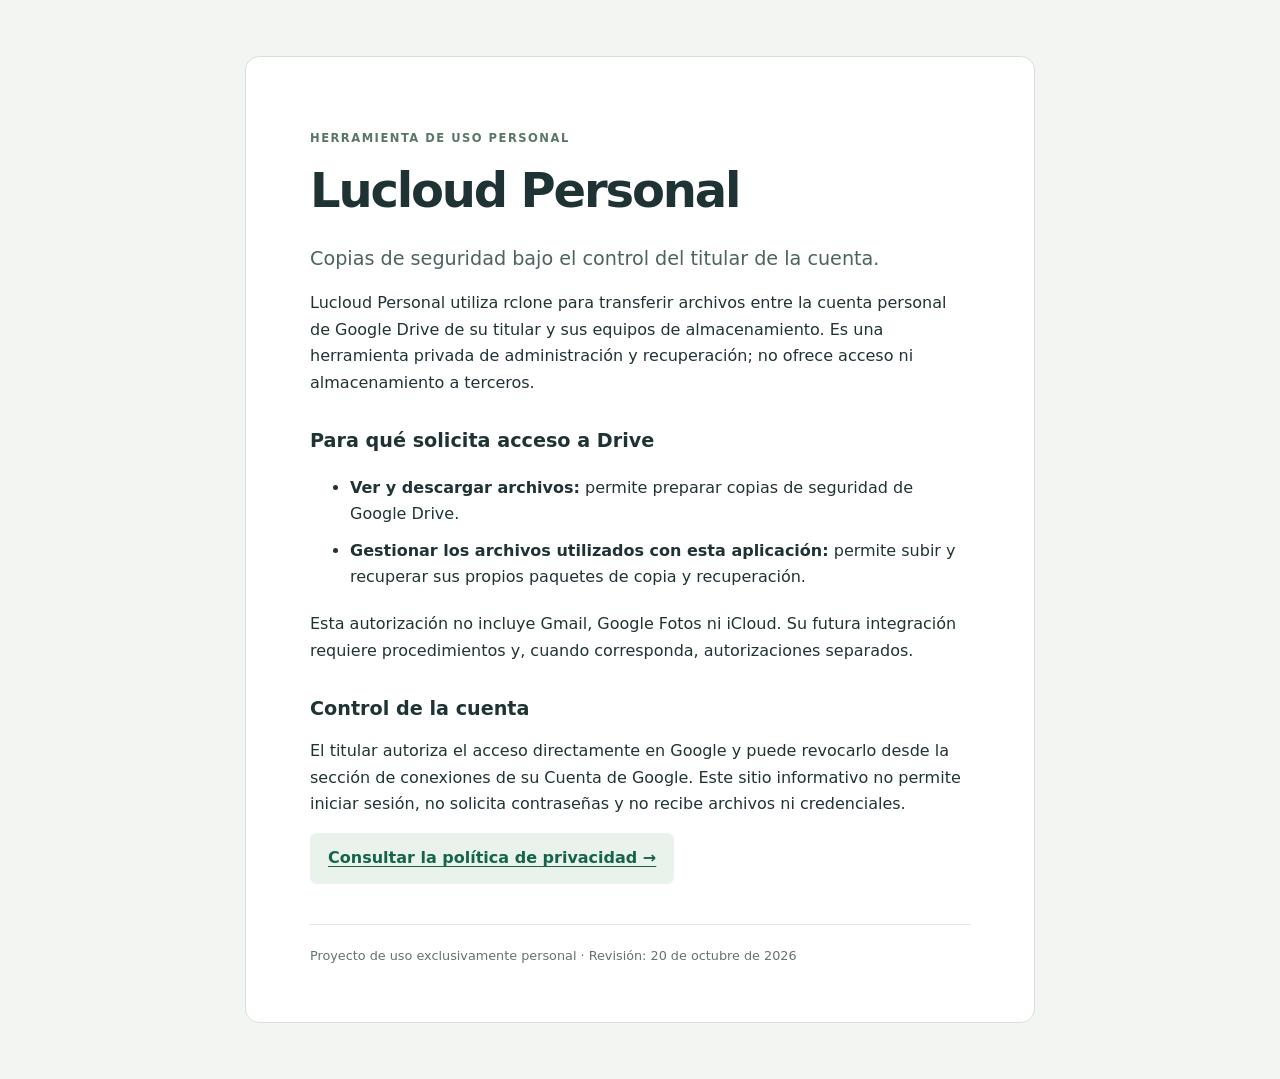
<file: index.html>
<!doctype html>
<html lang="es"><head><meta charset="utf-8"><meta name="viewport" content="width=device-width,initial-scale=1"><meta name="robots" content="noindex"><meta name="description" content="Información de Lucloud Personal, herramienta privada para copias de seguridad."><title>Lucloud Personal</title><link rel="stylesheet" href="style.css"></head>
<body><main><p class="eyebrow">HERRAMIENTA DE USO PERSONAL</p><h1>Lucloud Personal</h1><p class="lead">Copias de seguridad bajo el control del titular de la cuenta.</p><p>Lucloud Personal utiliza rclone para transferir archivos entre la cuenta personal de Google Drive de su titular y sus equipos de almacenamiento. Es una herramienta privada de administración y recuperación; no ofrece acceso ni almacenamiento a terceros.</p><h2>Para qué solicita acceso a Drive</h2><ul><li><strong>Ver y descargar archivos:</strong> permite preparar copias de seguridad de Google Drive.</li><li><strong>Gestionar los archivos utilizados con esta aplicación:</strong> permite subir y recuperar sus propios paquetes de copia y recuperación.</li></ul><p>Esta autorización no incluye Gmail, Google Fotos ni iCloud. Su futura integración requiere procedimientos y, cuando corresponda, autorizaciones separados.</p><h2>Control de la cuenta</h2><p>El titular autoriza el acceso directamente en Google y puede revocarlo desde la sección de conexiones de su Cuenta de Google. Este sitio informativo no permite iniciar sesión, no solicita contraseñas y no recibe archivos ni credenciales.</p><p><a class="button" href="privacidad.html">Consultar la política de privacidad →</a></p><footer>Proyecto de uso exclusivamente personal · Revisión: 20 de octubre de 2026</footer></main></body></html>
</file>
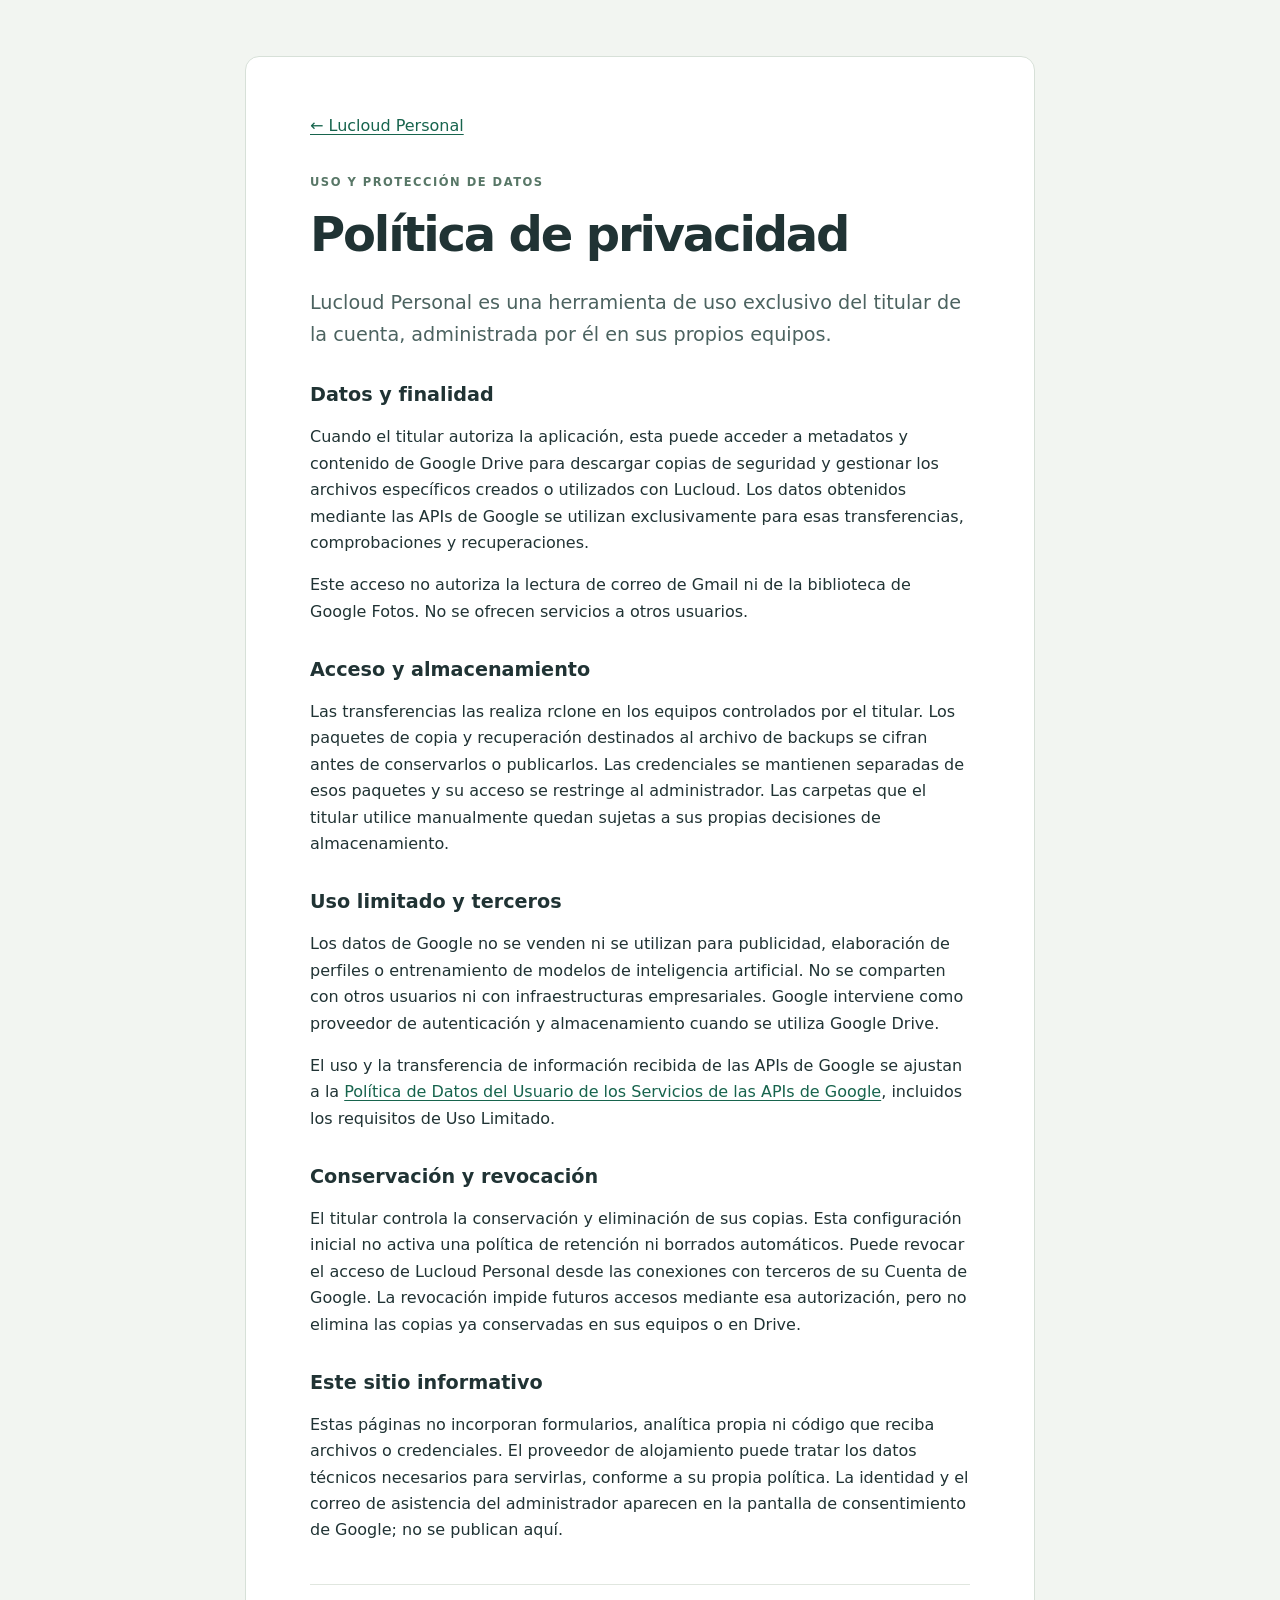
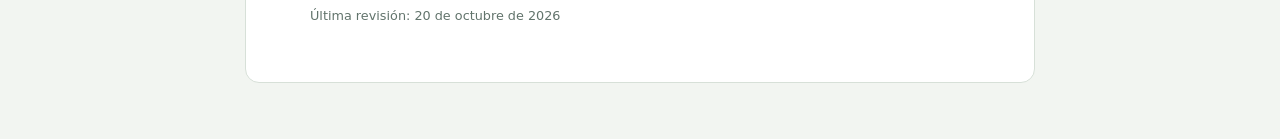
<file: privacidad.html>
<!doctype html>
<html lang="es"><head><meta charset="utf-8"><meta name="viewport" content="width=device-width,initial-scale=1"><meta name="robots" content="noindex"><meta name="description" content="Privacidad y uso de datos en Lucloud Personal."><title>Privacidad · Lucloud Personal</title><link rel="stylesheet" href="style.css"></head>
<body><main><nav><a href="index.html">← Lucloud Personal</a></nav><p class="eyebrow">USO Y PROTECCIÓN DE DATOS</p><h1>Política de privacidad</h1><p class="lead">Lucloud Personal es una herramienta de uso exclusivo del titular de la cuenta, administrada por él en sus propios equipos.</p><h2>Datos y finalidad</h2><p>Cuando el titular autoriza la aplicación, esta puede acceder a metadatos y contenido de Google Drive para descargar copias de seguridad y gestionar los archivos específicos creados o utilizados con Lucloud. Los datos obtenidos mediante las APIs de Google se utilizan exclusivamente para esas transferencias, comprobaciones y recuperaciones.</p><p>Este acceso no autoriza la lectura de correo de Gmail ni de la biblioteca de Google Fotos. No se ofrecen servicios a otros usuarios.</p><h2>Acceso y almacenamiento</h2><p>Las transferencias las realiza rclone en los equipos controlados por el titular. Los paquetes de copia y recuperación destinados al archivo de backups se cifran antes de conservarlos o publicarlos. Las credenciales se mantienen separadas de esos paquetes y su acceso se restringe al administrador. Las carpetas que el titular utilice manualmente quedan sujetas a sus propias decisiones de almacenamiento.</p><h2>Uso limitado y terceros</h2><p>Los datos de Google no se venden ni se utilizan para publicidad, elaboración de perfiles o entrenamiento de modelos de inteligencia artificial. No se comparten con otros usuarios ni con infraestructuras empresariales. Google interviene como proveedor de autenticación y almacenamiento cuando se utiliza Google Drive.</p><p>El uso y la transferencia de información recibida de las APIs de Google se ajustan a la <a href="https://developers.google.com/terms/api-services-user-data-policy">Política de Datos del Usuario de los Servicios de las APIs de Google</a>, incluidos los requisitos de Uso Limitado.</p><h2>Conservación y revocación</h2><p>El titular controla la conservación y eliminación de sus copias. Esta configuración inicial no activa una política de retención ni borrados automáticos. Puede revocar el acceso de Lucloud Personal desde las conexiones con terceros de su Cuenta de Google. La revocación impide futuros accesos mediante esa autorización, pero no elimina las copias ya conservadas en sus equipos o en Drive.</p><h2>Este sitio informativo</h2><p>Estas páginas no incorporan formularios, analítica propia ni código que reciba archivos o credenciales. El proveedor de alojamiento puede tratar los datos técnicos necesarios para servirlas, conforme a su propia política. La identidad y el correo de asistencia del administrador aparecen en la pantalla de consentimiento de Google; no se publican aquí.</p><footer>Última revisión: 20 de octubre de 2026</footer></main></body></html>
</file>
<file: style.css>
:root{color-scheme:light;font-family:system-ui,-apple-system,BlinkMacSystemFont,"Segoe UI",sans-serif;color:#203334;background:#f2f5f1;line-height:1.65}*{box-sizing:border-box}body{margin:0;padding:56px 22px}main{max-width:790px;margin:auto;padding:56px 64px;background:#fff;border:1px solid #d7e0d8;border-radius:14px}h1{font-size:clamp(2rem,5vw,3rem);line-height:1.12;letter-spacing:-.045em;margin:16px 0 25px}h2{font-size:1.2rem;line-height:1.35;margin-top:32px}p{margin:16px 0}.lead{font-size:1.2rem;color:#4c6360}.eyebrow{font-size:.72rem;letter-spacing:.13em;font-weight:700;color:#587767}a{color:#17644d;text-underline-offset:3px}.button{display:inline-block;padding:12px 18px;background:#e9f3ec;border-radius:7px;font-weight:600}li{padding:5px 0}footer{border-top:1px solid #e0e6df;margin-top:40px;padding-top:20px;color:#62746c;font-size:.8rem}nav{margin-bottom:34px}@media(max-width:600px){body{padding:18px 12px}main{padding:30px 24px}}
</file>
